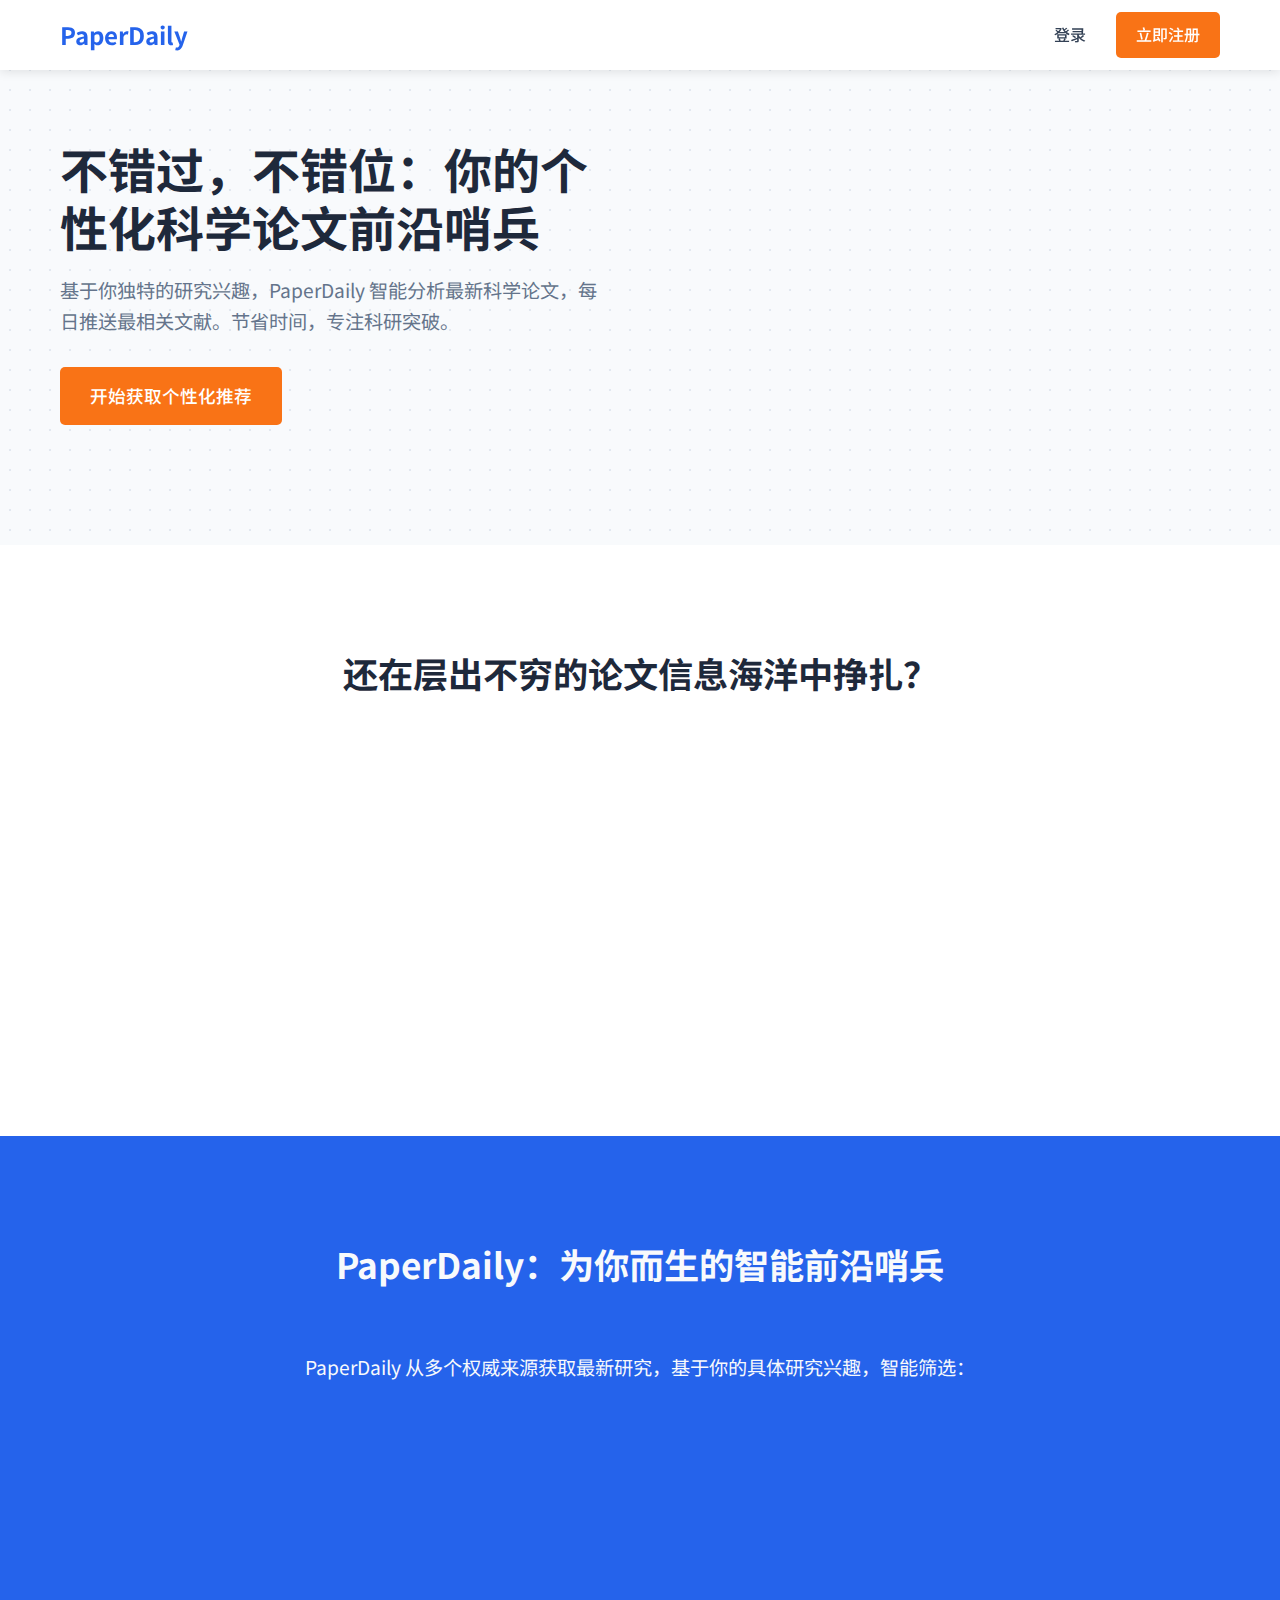
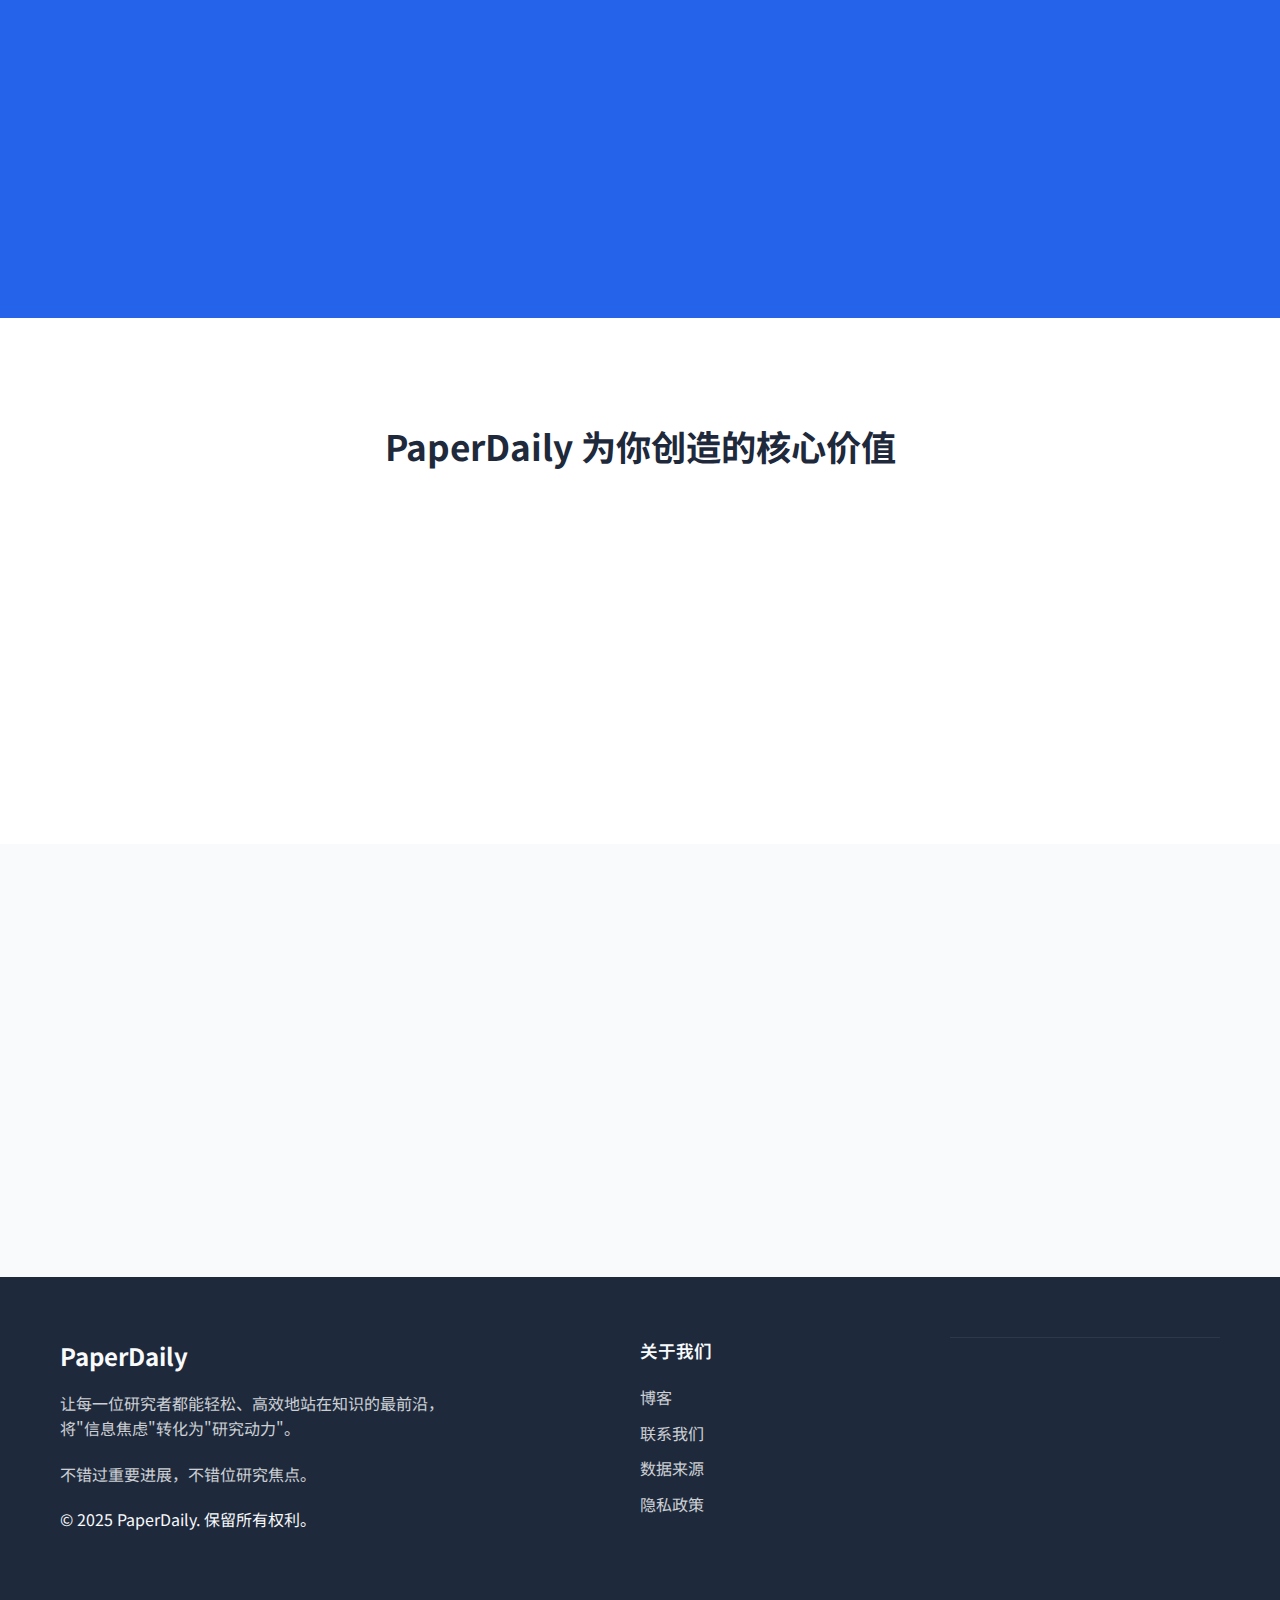
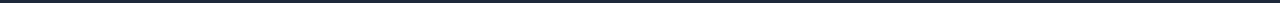
<file: index.html>
<!DOCTYPE html>
<html lang="zh-CN">
<head>
    <meta charset="UTF-8">
    <meta name="viewport" content="width=device-width, initial-scale=1.0">
    <meta name="description" content="PaperDaily - 个性化论文推荐系统，帮助科研人员高效追踪最新研究成果">
    <meta name="keywords" content="arXiv, 论文推荐, 科研工具, 文献追踪">

    <title>PaperDaily - 你的个性化科学论文前沿哨兵</title>
    <!-- 引入字体 -->
    <link href="https://fonts.googleapis.com/css2?family=Lato:wght@300;400;700&family=Noto+Sans+SC:wght@300;400;500;700&display=swap" rel="stylesheet">
    <!-- 引入图标 -->
    <!-- 在head中添加预加载和预连接 -->
    <link rel="preconnect" href="https://fonts.googleapis.com">
    <link rel="preconnect" href="https://fonts.gstatic.com" crossorigin>
    <link rel="preload" href="https://cdnjs.cloudflare.com/ajax/libs/font-awesome/6.4.0/css/all.min.css" as="style">
    <style>
        :root {
            --primary-color: #2563eb; /* 主色调：专业蓝色 */
            --secondary-color: #64748b; /* 辅助色：冷静灰色 */
            --accent-color: #f97316; /* 强调色：醒目橙色，用于CTA */
            --light-bg: #f8fafc; /* 浅色背景 */
            --dark-bg: #1e293b; /* 深色背景 */
            --text-color: #334155; /* 主文本色 */
            --light-text: #f8fafc; /* 浅色文本 */
            --success-color: #10b981; /* 成功提示色 */
        }
        
        * {
            margin: 0;
            padding: 0;
            box-sizing: border-box;
        }
        
        body {
            font-family: 'Noto Sans SC', 'Lato', sans-serif;
            line-height: 1.6;
            color: var(--text-color);
            background-color: #fff;
        }
        
        a {
            text-decoration: none;
            color: inherit;
        }
        
        .container {
            width: 100%;
            max-width: 1200px;
            margin: 0 auto;
            padding: 0 20px;
        }
        
        /* 导航栏 */
        .navbar {
            background-color: #fff;
            box-shadow: 0 2px 10px rgba(0, 0, 0, 0.1);
            position: fixed;
            top: 0;
            left: 0;
            right: 0;
            z-index: 1000;
        }
        
        .navbar .container {
            display: flex;
            justify-content: space-between;
            align-items: center;
            height: 70px;
        }
        
        .logo {
            font-size: 24px;
            font-weight: 700;
            color: var(--primary-color);
        }
        
        .nav-links {
            display: flex;
            gap: 30px;
            align-items: center;
        }
        
        .nav-link {
            font-weight: 500;
            transition: color 0.3s;
        }
        
        .nav-link:hover {
            color: var(--primary-color);
        }
        
        .nav-cta {
            background-color: var(--accent-color);
            color: white;
            padding: 10px 20px;
            border-radius: 5px;
            font-weight: 500;
            transition: all 0.3s;
        }
        
        .nav-cta:hover {
            background-color: #ea580c;
            transform: translateY(-2px);
        }
        
        .mobile-menu-btn {
            display: none;
            background: none;
            border: none;
            font-size: 24px;
            color: var(--primary-color);
            cursor: pointer;
        }
        
        /* Hero Section */
        .hero {
            padding: 140px 0 100px;
            background-color: var(--light-bg);
            background-image: radial-gradient(#e2e8f0 1px, transparent 1px);
            background-size: 20px 20px;
        }
        
        .hero-content {
            display: flex;
            align-items: center;
            gap: 50px;
        }
        
        .hero-text {
            flex: 1;
        }
        
        .hero-title {
            font-size: 3rem;
            font-weight: 700;
            margin-bottom: 20px;
            line-height: 1.2;
            color: var(--dark-bg);
        }
        
        .hero-subtitle {
            font-size: 1.2rem;
            margin-bottom: 30px;
            color: var(--secondary-color);
        }
        
        .hero-cta {
            display: inline-block;
            background-color: var(--accent-color);
            color: white;
            padding: 15px 30px;
            border-radius: 5px;
            font-size: 1.1rem;
            font-weight: 500;
            transition: all 0.3s;
            margin-bottom: 20px;
        }
        
        .hero-cta:hover {
            background-color: #ea580c;
            transform: translateY(-2px);
            box-shadow: 0 4px 12px rgba(249, 115, 22, 0.3);
        }
        
        .trust-badge {
            display: flex;
            align-items: center;
            gap: 15px;
            color: var(--secondary-color);
            font-size: 0.9rem;
        }
        
        .trust-item {
            display: flex;
            align-items: center;
            gap: 5px;
        }
        
        .hero-image {
            flex: 1;
        }
        
        .hero-image img {
            width: 100%;
            height: auto;
            border-radius: 8px;
            box-shadow: 0 20px 25px -5px rgba(0, 0, 0, 0.1);
        }
        
        /* Problems Section */
        .section {
            padding: 100px 0;
        }
        
        .section-title {
            font-size: 2.2rem;
            text-align: center;
            margin-bottom: 60px;
            color: var(--dark-bg);
        }
        
        .problems {
            background-color: #fff;
        }
        
        .problems-grid {
            display: grid;
            grid-template-columns: repeat(auto-fit, minmax(250px, 1fr));
            gap: 30px;
            margin-bottom: 40px;
        }
        
        .problem-card {
            background-color: var(--light-bg);
            border-radius: 8px;
            padding: 30px;
            transition: transform 0.3s, box-shadow 0.3s;
        }
        
        .problem-card:hover {
            transform: translateY(-5px);
            box-shadow: 0 10px 15px -3px rgba(0, 0, 0, 0.1);
        }
        
        .problem-icon {
            font-size: 40px;
            color: var(--primary-color);
            margin-bottom: 20px;
            display: inline-block;
        }
        
        .problem-title {
            font-size: 1.2rem;
            margin-bottom: 10px;
            font-weight: 700;
        }
        
        .problem-desc {
            color: var(--secondary-color);
        }
        
        .transition-text {
            text-align: center;
            font-size: 1.2rem;
            font-weight: 500;
            color: var(--secondary-color);
        }
        
        /* Solution Section */
        .solution {
            background-color: var(--primary-color);
            color: var(--light-text);
        }
        
        .solution .section-title {
            color: var(--light-text);
        }
        
        .solution-desc {
            text-align: center;
            font-size: 1.2rem;
            max-width: 800px;
            margin: 0 auto 50px;
        }
        
        .features-grid {
            display: grid;
            grid-template-columns: repeat(auto-fit, minmax(250px, 1fr));
            gap: 30px;
        }
        
        .feature-card {
            background-color: rgba(255, 255, 255, 0.1);
            border-radius: 8px;
            padding: 30px;
            transition: transform 0.3s;
            backdrop-filter: blur(5px);
        }
        
        .feature-card:hover {
            transform: translateY(-5px);
        }
        
        .feature-icon {
            font-size: 30px;
            margin-bottom: 20px;
            display: inline-block;
        }
        
        .feature-title {
            font-size: 1.2rem;
            margin-bottom: 10px;
            font-weight: 600;
        }
        
        .workflow {
            margin-top: 60px;
            display: flex;
            justify-content: center;
        }
        
        .workflow-step {
            text-align: center;
            flex: 1;
            max-width: 200px;
            position: relative;
        }
        
        .workflow-step:not(:last-child)::after {
            content: "";
            position: absolute;
            height: 2px;
            background-color: rgba(255, 255, 255, 0.3);
            width: 50%;
            top: 40px;
            right: -25%;
        }
        
        .workflow-icon {
            width: 80px;
            height: 80px;
            border-radius: 50%;
            background-color: rgba(255, 255, 255, 0.2);
            display: flex;
            justify-content: center;
            align-items: center;
            margin: 0 auto 15px;
            font-size: 24px;
        }
        
        .workflow-title {
            font-size: 1rem;
            font-weight: 500;
        }
        
        /* Benefits Section */
        .benefits {
            background-color: #fff;
        }
        
        .benefits-grid {
            display: grid;
            grid-template-columns: repeat(5, minmax(180px, 1fr));
            gap: 20px;
            overflow-x: auto;
            padding-bottom: 20px;
        }
        
        .benefit-card {
            padding: 30px 20px;
            min-width: 180px;
        }
        
        .benefit-icon {
            font-size: 24px;
            margin-bottom: 15px;
        }
        
        .benefit-title {
            font-size: 1.1rem;
            margin-bottom: 10px;
        }
        
        .benefit-desc {
            font-size: 0.9rem;
        }
        
        /* CTA Section */
        .cta-section {
            background-color: var(--light-bg);
            text-align: center;
        }
        
        .cta-title {
            font-size: 2.5rem;
            font-weight: 700;
            margin-bottom: 20px;
            max-width: 700px;
            margin-left: auto;
            margin-right: auto;
        }
        
        .cta-subtitle {
            font-size: 1.2rem;
            color: var(--secondary-color);
            margin-bottom: 40px;
            max-width: 600px;
            margin-left: auto;
            margin-right: auto;
        }
        
        /* Footer */
        .footer {
            background-color: var(--dark-bg);
            color: var(--light-text);
            padding: 60px 0 30px;
        }
        
        .footer-content {
            display: grid;
            grid-template-columns: 2fr 1fr 1fr;
            gap: 40px;
            margin-bottom: 40px;
        }
        
        .footer-logo {
            font-size: 24px;
            font-weight: 700;
            margin-bottom: 15px;
        }
        
        .footer-desc {
            margin-bottom: 20px;
            opacity: 0.8;
        }
        
        .footer-links-title {
            font-size: 1.1rem;
            font-weight: 600;
            margin-bottom: 20px;
        }
        
        .footer-links {
            display: flex;
            flex-direction: column;
            gap: 10px;
        }
        
        .footer-link {
            opacity: 0.8;
            transition: opacity 0.3s;
        }
        
        .footer-link:hover {
            opacity: 1;
            color: var(--accent-color);
        }
        
        .footer-bottom {
            padding-top: 30px;
            border-top: 1px solid rgba(255, 255, 255, 0.1);
            display: flex;
            justify-content: space-between;
            align-items: center;
            font-size: 0.9rem;
            opacity: 0.7;
        }
        
        /* Responsive Design */
        @media (max-width: 992px) {
            .hero-content {
                flex-direction: column;
                text-align: center;
            }
            
            .hero-title {
                font-size: 2.5rem;
            }
            
            .footer-content {
                grid-template-columns: 1fr 1fr;
            }
        }
        
        @media (max-width: 768px) {
            .nav-links {
                display: none;
            }
            
            .mobile-menu-btn {
                display: block;
            }
            
            .workflow {
                flex-direction: column;
                align-items: center;
                gap: 30px;
            }
            
            .workflow-step:not(:last-child)::after {
                display: none;
            }
            
            .footer-content {
                grid-template-columns: 1fr;
            }
            
            .footer-bottom {
                flex-direction: column;
                gap: 15px;
                text-align: center;
            }
        }
        
        /* Animation */
        @keyframes fadeInUp {
            from {
                opacity: 0;
                transform: translateY(20px);
            }
            to {
                opacity: 1;
                transform: translateY(0);
            }
        }
        
        .animate {
            animation: fadeInUp 0.6s ease-out forwards;
        }
    </style>
</head>
<body>
    <!-- 导航栏 -->
    <header class="navbar">
        <div class="container">
            <a href="#" class="logo">PaperDaily</a>
            <nav class="nav-links">

                <a href="https://www.paperdaily.org" class="nav-link">登录</a>
                <a href="https://www.paperdaily.org" class="nav-cta">立即注册</a>
            </nav>
            <button class="mobile-menu-btn">
                <i class="fas fa-bars"></i>
            </button>
        </div>
    </header>
    
    <!-- Hero Section -->
    <section class="hero">
        <div class="container">
            <div class="hero-content">
                <div class="hero-text animate">
                    <h1 class="hero-title">不错过，不错位：你的个性化科学论文前沿哨兵</h1>
                    <p class="hero-subtitle">基于你独特的研究兴趣，PaperDaily 智能分析最新科学论文，每日推送最相关文献。节省时间，专注科研突破。</p>
                    <!-- 为CTA按钮添加ARIA标签 -->
                    <a href="https://www.paperdaily.org" class="hero-cta" aria-label="立即注册PaperDaily">开始获取个性化推荐</a>
                    
                    <!-- 为图片添加alt描述 -->
                    
                </div>
                <div class="hero-image animate" style="animation-delay: 0.2s;">
                    <!-- <img src="/api/placeholder/600/400" alt="PaperDaily 筛选效果示意图" /> -->
                </div>
            </div>
        </div>
    </section>
    
    <!-- Problems Section -->
    <section id="problems" class="problems section">
        <div class="container">
            <h2 class="section-title">还在层出不穷的论文信息海洋中挣扎？</h2>
            <div class="problems-grid">
                <div class="problem-card animate" style="animation-delay: 0.1s;">
                    <i class="fas fa-water problem-icon"></i>
                    <h3 class="problem-title">信息过载</h3>
                    <p class="problem-desc">每日海量新增，筛选耗时。面对数百篇新论文，如何找到真正相关的？</p>
                </div>
                <div class="problem-card animate" style="animation-delay: 0.2s;">
                    <i class="fas fa-puzzle-piece problem-icon"></i>
                    <h3 class="problem-title">错失恐惧</h3>
                    <p class="problem-desc">担心错过关键论文。那篇能改变你研究方向的文章，可能就藏在今天的更新中。</p>
                </div>
                <div class="problem-card animate" style="animation-delay: 0.3s;">
                    <i class="fas fa-battery-quarter problem-icon"></i>
                    <h3 class="problem-title">精力分散</h3>
                    <p class="problem-desc">手动检索，效率低下。每天花费大量时间浏览，挤占真正研究的时间。</p>
                </div>
                <div class="problem-card animate" style="animation-delay: 0.4s;">
                    <i class="fas fa-random problem-icon"></i>
                    <h3 class="problem-title">推送泛滥</h3>
                    <p class="problem-desc">通用订阅，不够精准。类别太宽泛，大部分推送内容与你的实际研究关系不大。</p>
                </div>
            </div>
            <p class="transition-text animate" style="animation-delay: 0.5s;">我们懂你。追踪最新进展，应该更智能、更轻松。</p>
        </div>
    </section>
    
    <!-- Solution Section -->
    <section id="how-it-works" class="solution section">
        <div class="container">
            <h2 class="section-title">PaperDaily：为你而生的智能前沿哨兵</h2>

            <p class="solution-desc">PaperDaily 从多个权威来源获取最新研究，基于你的具体研究兴趣，智能筛选：</p>
            <div class="features-grid">
                <div class="feature-card animate" style="animation-delay: 0.1s;">
                    <i class="fas fa-bullseye feature-icon"></i>
                    <h3 class="feature-title">精准匹配</h3>
                    <p>智能理解你的需求，关联多平台最新内容，建立个性化兴趣模型。</p>
                </div>
                <div class="feature-card animate" style="animation-delay: 0.2s;">
                    <i class="fas fa-robot feature-icon"></i>
                    <h3 class="feature-title">自动追踪</h3>
                    <p>每日扫描最新论文，无需人工干预，持续监控前沿动态。</p>
                </div>
                <div class="feature-card animate" style="animation-delay: 0.3s;">
                    <i class="fas fa-brain feature-icon"></i>
                    <h3 class="feature-title">智能分析</h3>
                    <p>基于相关性，筛选核心文献，智能排序最重要的研究成果。</p>
                </div>
                <div class="feature-card animate" style="animation-delay: 0.4s;">
                    <i class="fas fa-envelope feature-icon"></i>
                    <h3 class="feature-title">个性推送</h3>
                    <p>只给你最需要的每日摘要，清晰呈现，一目了然。</p>
                </div>
            </div>
            
            <div class="workflow animate" style="animation-delay: 0.5s;">
                <div class="workflow-step">
                    <div class="workflow-icon">
                        <i class="fas fa-keyboard"></i>
                    </div>
                    <h4 class="workflow-title">输入兴趣</h4>
                </div>
                <div class="workflow-step">
                    <div class="workflow-icon">
                        <i class="fas fa-cogs"></i>
                    </div>
                    <h4 class="workflow-title">智能分析</h4>
                </div>
                <div class="workflow-step">
                    <div class="workflow-icon">
                        <i class="fas fa-inbox"></i>
                    </div>
                    <h4 class="workflow-title">每日获取推荐</h4>
                </div>
            </div>
        </div>
    </section>
    
    <!-- Benefits Section -->
    <section id="benefits" class="benefits section">
        <div class="container">
            <h2 class="section-title">PaperDaily 为你创造的核心价值</h2>
            <div class="benefits-grid">
                <div class="benefit-card animate" style="animation-delay: 0.1s;">
                    <i class="fas fa-clock benefit-icon"></i>
                    <h3 class="benefit-title">节省宝贵时间</h3>
                    <p class="benefit-desc">告别数小时筛选，几分钟掌握前沿。将论文搜索时间减少 80%，专注于真正重要的事情。</p>
                </div>
                <div class="benefit-card animate" style="animation-delay: 0.2s;">
                    <i class="fas fa-search benefit-icon"></i>
                    <h3 class="benefit-title">保持领域领先</h3>
                    <p class="benefit-desc">不错过任何一篇与你研究相关的关键论文。永远站在你领域的最前沿，掌握最新突破。</p>
                </div>
                <div class="benefit-card animate" style="animation-delay: 0.3s;">
                    <i class="fas fa-lightbulb benefit-icon"></i>
                    <h3 class="benefit-title">专注核心研究</h3>
                    <p class="benefit-desc">解放精力，投入思考、实验与创新。让你的时间用在创造价值，而非筛选信息上。</p>
                </div>
                <div class="benefit-card animate" style="animation-delay: 0.4s;">
                    <i class="fas fa-sliders benefit-icon"></i>
                    <h3 class="benefit-title">高度个性化</h3>
                    <p class="benefit-desc">超越宽泛分类，真正匹配你的独特兴趣点。推荐结果随你的反馈不断优化进步。</p>
                </div>
                <div class="benefit-card animate" style="animation-delay: 0.5s;">
                    <i class="fas fa-magic benefit-icon"></i>
                    <h3 class="benefit-title">激发潜在灵感</h3>
                    <p class="benefit-desc">发现你可能忽略但高度相关的交叉领域文献。打开研究视野，激发创新思路。</p>
                </div>
            </div>
        </div>
    </section>
    
    <!-- Final CTA Section -->
    <section class="cta-section section">
        <div class="container">
            <h2 class="cta-title animate">准备好站在知识的最前沿了吗？</h2>
            <p class="cta-subtitle animate" style="animation-delay: 0.1s;">注册 PaperDaily，体验个性化科学论文每日推荐。</p>
            <a href="https://www.paperdaily.org" class="hero-cta animate" style="animation-delay: 0.2s;">立即开始你的高效研究之旅</a>
        </div>
    </section>
    
    <!-- Footer -->
    <footer class="footer">
        <div class="container">
            <div class="footer-content">
                <div>
                    <div class="footer-logo">PaperDaily</div>
                    <p class="footer-desc">让每一位研究者都能轻松、高效地站在知识的最前沿，<br>将"信息焦虑"转化为"研究动力"。</p>
                    <p class="footer-desc">不错过重要进展，不错位研究焦点。</p>
                    © 2025 PaperDaily. 保留所有权利。
                </div>
                <div>
                    <h3 class="footer-links-title">关于我们</h3>
                    <div class="footer-links">

                        <a href="https://www.paperdaily.org/blog" class="footer-link">博客</a>
                        <a href="mailto:admin@paperdaily.org" class="footer-link">联系我们</a>
                        <a href="https://www.paperdaily.org/data" class="footer-link">数据来源</a>
                        <a href="https://www.paperdaily.org/privercy" class="footer-link">隐私政策</a>
                    </div>
                </div>
                <!-- 修改前 -->
            <div class="footer-bottom">

            </div>
        </div>
    </footer>
    
    <script>
        // 简单的动画效果
        document.addEventListener('DOMContentLoaded', function() {
            const animatedElements = document.querySelectorAll('.animate');
            
            function checkScroll() {
                animatedElements.forEach(element => {
                    const elementTop = element.getBoundingClientRect().top;
                    const elementVisible = 150;
                    
                    if (elementTop < window.innerHeight - elementVisible) {
                        element.style.opacity = '1';
                    }
                });
            }
            
            // 初始检查
            animatedElements.forEach(element => {
                element.style.opacity = '0';
            });
            
            window.addEventListener('scroll', checkScroll);
            checkScroll();
            
            // 移动菜单
            const mobileMenuBtn = document.querySelector('.mobile-menu-btn');
            const navLinks = document.querySelector('.nav-links');
            
            mobileMenuBtn.addEventListener('click', function() {
                navLinks.style.display = navLinks.style.display === 'flex' ? 'none' : 'flex';
            });
        });
    </script>
</body>
</html>
</file>
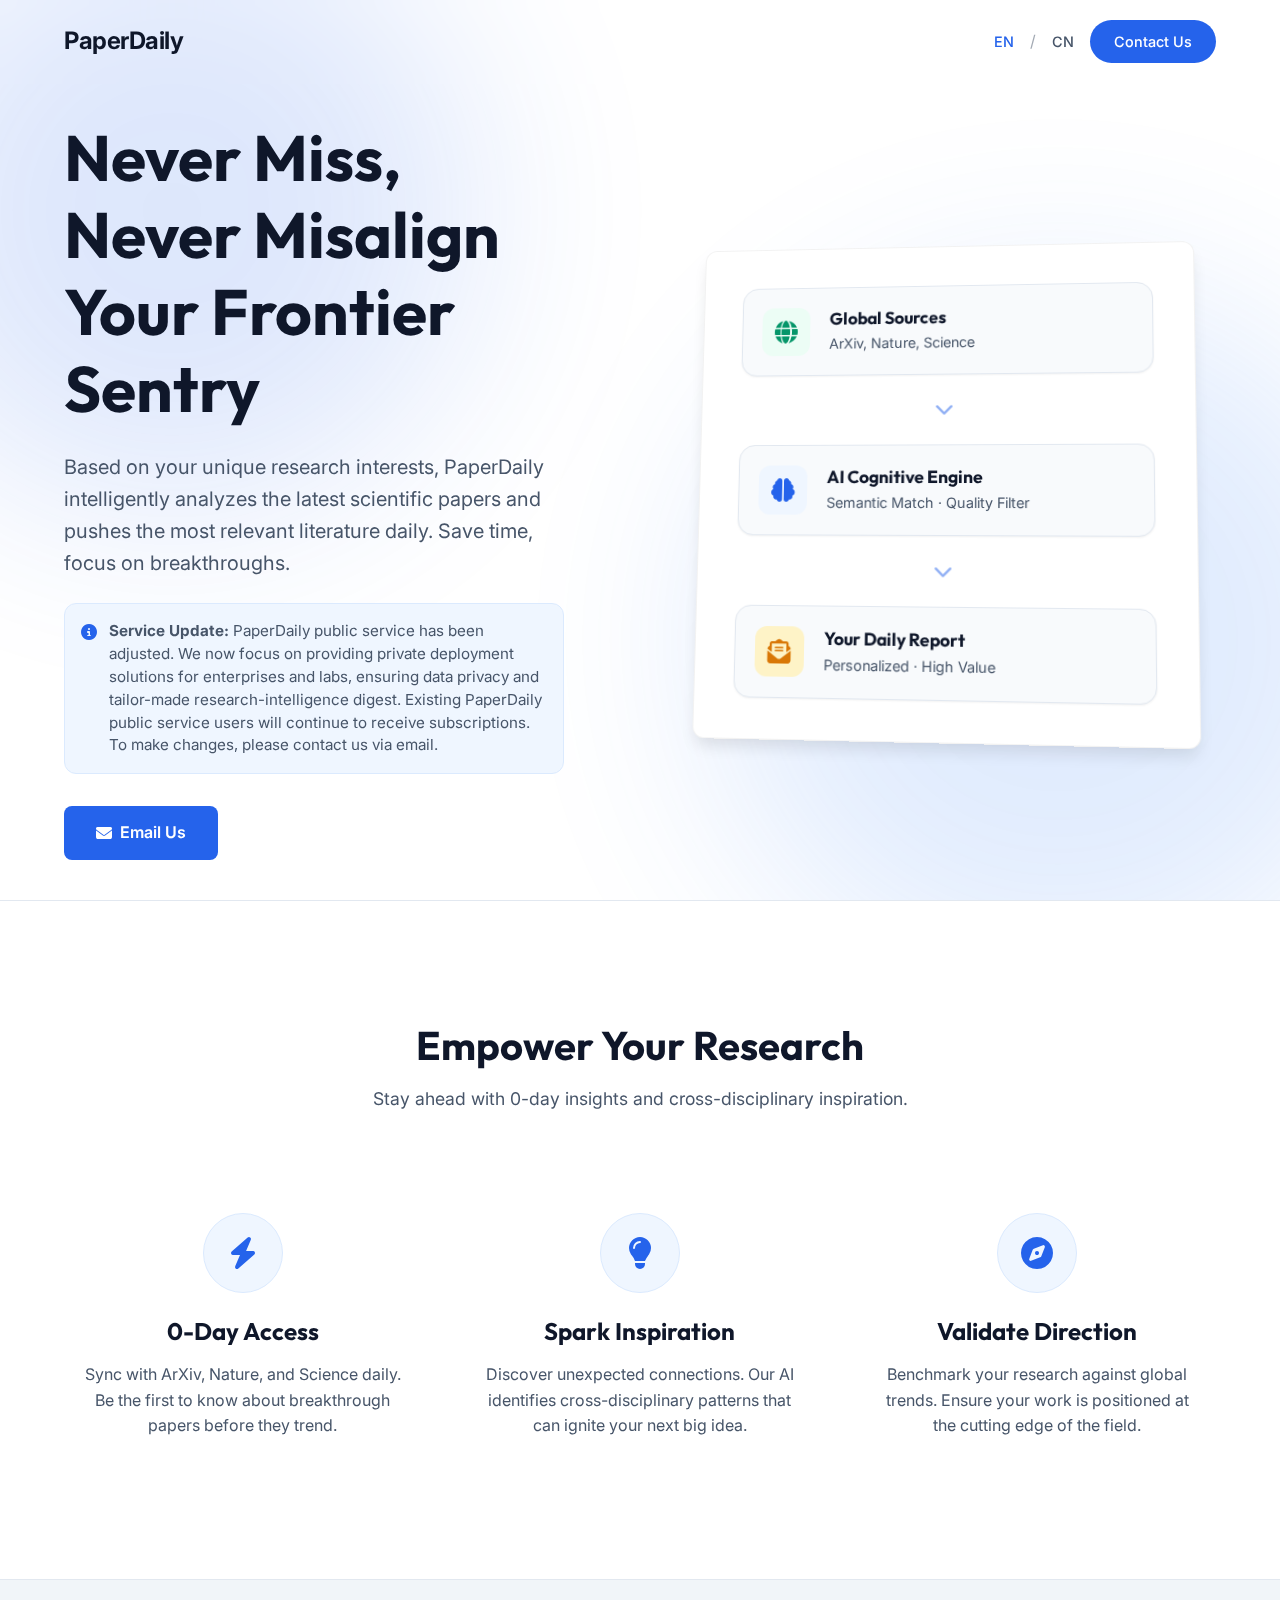
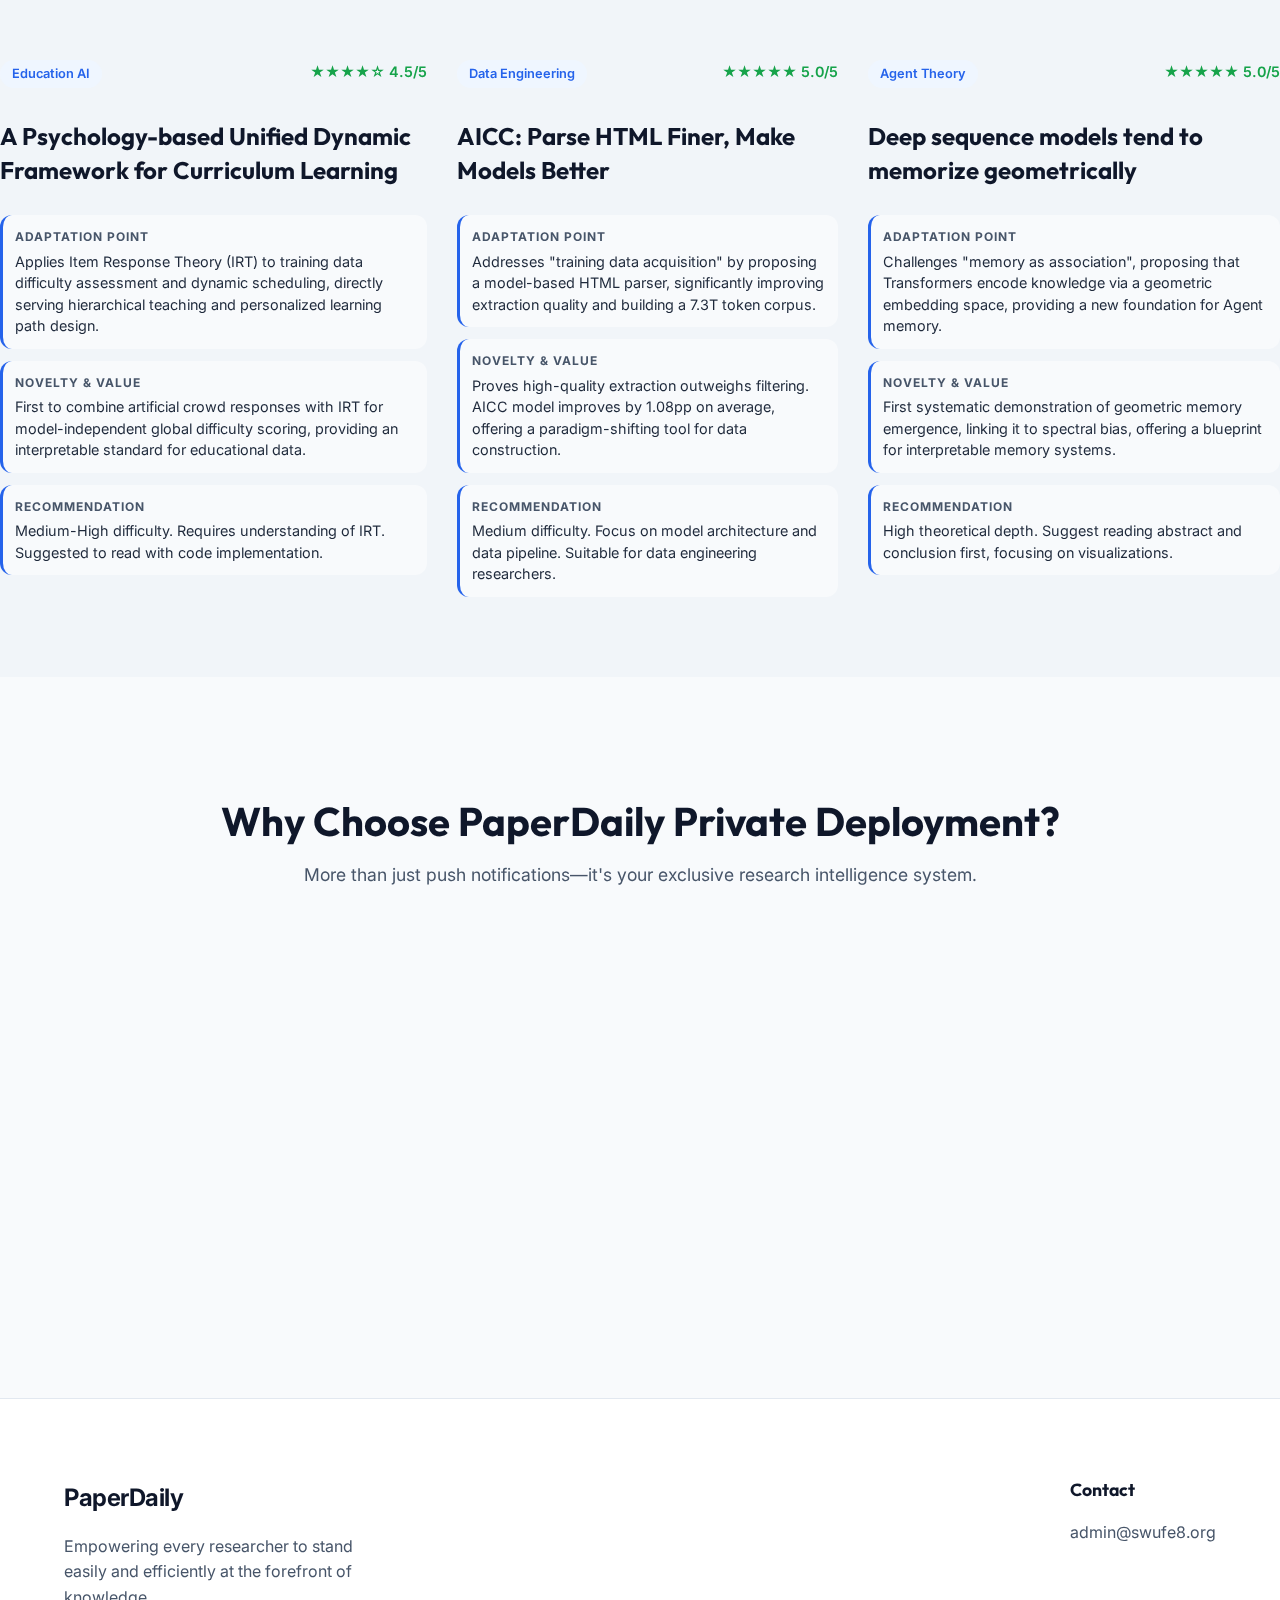
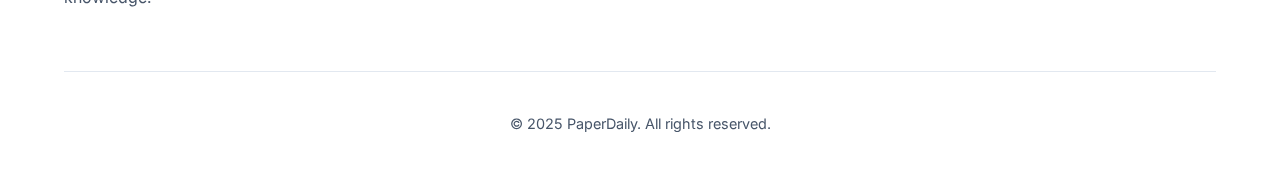
<file: index_en.html>
<!DOCTYPE html>
<html lang="en">

<head>
    <meta charset="UTF-8">
    <meta name="viewport" content="width=device-width, initial-scale=1.0">
    <meta name="description"
        content="PaperDaily - Personalized paper recommendation system helping researchers track the latest breakthroughs.">
    <title>PaperDaily - Your Personalized Scientific Frontier Sentry</title>

    <!-- Fonts -->
    <link rel="preconnect" href="https://fonts.googleapis.com">
    <link rel="preconnect" href="https://fonts.gstatic.com" crossorigin>
    <link
        href="https://fonts.googleapis.com/css2?family=Inter:wght@300;400;500;600&family=Outfit:wght@500;700&display=swap"
        rel="stylesheet">
    <link rel="stylesheet" href="https://cdnjs.cloudflare.com/ajax/libs/font-awesome/6.4.0/css/all.min.css">

    <!-- Custom CSS -->
    <link rel="stylesheet" href="styles.css">
</head>

<body>
    <!-- Background Effects -->
    <div class="bg-glow">
        <div class="glow-blob blob-1"></div>
        <div class="glow-blob blob-2"></div>
    </div>

    <!-- Navbar -->
    <nav class="navbar">
        <div class="container nav-content">
            <a href="#" class="logo">PaperDaily</a>
            <div class="nav-links">
                <a href="#" class="lang-switch active">EN</a>
                <span class="lang-separator">/</span>
                <a href="index.html" class="lang-switch">CN</a>
                <a href="mailto:admin@swufe8.org" class="nav-btn">Contact Us</a>
            </div>
        </div>
    </nav>

    <!-- Hero Section -->
    <section class="hero">
        <div class="container hero-content">
            <div class="hero-text">
                <h1>Never Miss,<br>Never Misalign<br>Your Frontier Sentry</h1>
                <p class="hero-desc">Based on your unique research interests, PaperDaily intelligently analyzes the
                    latest scientific papers and pushes the most relevant literature daily. Save time, focus on
                    breakthroughs.</p>

                <div class="service-notice">
                    <i class="fas fa-info-circle"></i>
                    <p><strong>Service Update:</strong> PaperDaily public service has been adjusted. We now focus on
                        providing private deployment solutions for enterprises and labs, ensuring data privacy and
                        tailor-made research-intelligence digest. Existing PaperDaily public service users will continue
                        to receive
                        subscriptions. To make changes, please contact us via email.</p>
                </div>

                <div class="cta-group">
                    <a href="mailto:admin@swufe8.org" class="cta-btn"><i class="fas fa-envelope"></i> Email Us</a>

                </div>
            </div>

            <div class="hero-visual">
                <div class="process-flowchart">
                    <div class="flow-node input-node">
                        <div class="node-icon"><i class="fas fa-globe"></i></div>
                        <div class="node-content">
                            <h4>Global Sources</h4>
                            <p>ArXiv, Nature, Science</p>
                        </div>
                    </div>

                    <div class="flow-arrow"><i class="fas fa-chevron-down"></i></div>

                    <div class="flow-node process-node">
                        <div class="node-icon"><i class="fas fa-brain"></i></div>
                        <div class="node-content">
                            <h4>AI Cognitive Engine</h4>
                            <p>Semantic Match · Quality Filter</p>
                        </div>
                    </div>

                    <div class="flow-arrow"><i class="fas fa-chevron-down"></i></div>

                    <div class="flow-node output-node">
                        <div class="node-icon"><i class="fas fa-envelope-open-text"></i></div>
                        <div class="node-content">
                            <h4>Your Daily Report</h4>
                            <p>Personalized · High Value</p>
                        </div>
                    </div>
                </div>
            </div>
        </div>
    </section>

    <!-- Researcher Benefits Section -->
    <section class="section benefits-section">
        <div class="container">
            <div class="section-header">
                <h2 class="section-title">Empower Your Research</h2>
                <p class="section-subtitle">Stay ahead with 0-day insights and cross-disciplinary inspiration.</p>
            </div>
            <div class="benefits-grid">
                <div class="benefit-card">
                    <div class="benefit-icon-wrapper">
                        <i class="fas fa-bolt"></i>
                    </div>
                    <h3>0-Day Access</h3>
                    <p>Sync with ArXiv, Nature, and Science daily. Be the first to know about breakthrough papers before
                        they trend.</p>
                </div>
                <div class="benefit-card">
                    <div class="benefit-icon-wrapper">
                        <i class="fas fa-lightbulb"></i>
                    </div>
                    <h3>Spark Inspiration</h3>
                    <p>Discover unexpected connections. Our AI identifies cross-disciplinary patterns that can ignite
                        your next big idea.</p>
                </div>
                <div class="benefit-card">
                    <div class="benefit-icon-wrapper">
                        <i class="fas fa-compass"></i>
                    </div>
                    <h3>Validate Direction</h3>
                    <p>Benchmark your research against global trends. Ensure your work is positioned at the cutting edge
                        of the field.</p>
                </div>
            </div>
        </div>
    </section>

    <!-- Showcase Section -->
    <div class="showcase">
        <div class="showcase-container">
            <!-- Paper Card 1: Education & Psychology -->
            <div class="paper-card analysis-card">
                <div class="card-header">
                    <span class="tag">Education AI</span>
                    <span class="match-score">★★★★☆ 4.5/5</span>
                </div>
                <h3 class="paper-title">A Psychology-based Unified Dynamic Framework for Curriculum Learning</h3>
                <div class="analysis-section">
                    <span class="analysis-label">Adaptation Point</span>
                    <p class="analysis-text">Applies Item Response Theory (IRT) to training data difficulty assessment
                        and dynamic scheduling, directly serving hierarchical teaching and personalized learning path
                        design.</p>
                </div>
                <div class="analysis-section">
                    <span class="analysis-label">Novelty & Value</span>
                    <p class="analysis-text">First to combine artificial crowd responses with IRT for model-independent
                        global difficulty scoring, providing an interpretable standard for educational data.</p>
                </div>
                <div class="analysis-section">
                    <span class="analysis-label">Recommendation</span>
                    <p class="analysis-text">Medium-High difficulty. Requires understanding of IRT. Suggested to read
                        with code implementation.</p>
                </div>
            </div>

            <!-- Paper Card 2: Data Engineering -->
            <div class="paper-card analysis-card">
                <div class="card-header">
                    <span class="tag">Data Engineering</span>
                    <span class="match-score">★★★★★ 5.0/5</span>
                </div>
                <h3 class="paper-title">AICC: Parse HTML Finer, Make Models Better</h3>
                <div class="analysis-section">
                    <span class="analysis-label">Adaptation Point</span>
                    <p class="analysis-text">Addresses "training data acquisition" by proposing a model-based HTML
                        parser, significantly improving extraction quality and building a 7.3T token corpus.</p>
                </div>
                <div class="analysis-section">
                    <span class="analysis-label">Novelty & Value</span>
                    <p class="analysis-text">Proves high-quality extraction outweighs filtering. AICC model improves by
                        1.08pp on average, offering a paradigm-shifting tool for data construction.</p>
                </div>
                <div class="analysis-section">
                    <span class="analysis-label">Recommendation</span>
                    <p class="analysis-text">Medium difficulty. Focus on model architecture and data pipeline. Suitable
                        for data engineering researchers.</p>
                </div>
            </div>

            <!-- Paper Card 3: Theoretical Foundation -->
            <div class="paper-card analysis-card">
                <div class="card-header">
                    <span class="tag">Agent Theory</span>
                    <span class="match-score">★★★★★ 5.0/5</span>
                </div>
                <h3 class="paper-title">Deep sequence models tend to memorize geometrically</h3>
                <div class="analysis-section">
                    <span class="analysis-label">Adaptation Point</span>
                    <p class="analysis-text">Challenges "memory as association", proposing that Transformers encode
                        knowledge via a geometric embedding space, providing a new foundation for Agent memory.</p>
                </div>
                <div class="analysis-section">
                    <span class="analysis-label">Novelty & Value</span>
                    <p class="analysis-text">First systematic demonstration of geometric memory emergence, linking it to
                        spectral bias, offering a blueprint for interpretable memory systems.</p>
                </div>
                <div class="analysis-section">
                    <span class="analysis-label">Recommendation</span>
                    <p class="analysis-text">High theoretical depth. Suggest reading abstract and conclusion first,
                        focusing on visualizations.</p>
                </div>
            </div>
        </div>
    </div>

    <!-- Features Section -->
    <section class="section">
        <div class="container">
            <div class="section-header">
                <h2 class="section-title">Why Choose PaperDaily Private Deployment?</h2>
                <p class="section-subtitle">More than just push notifications—it's your exclusive research intelligence
                    system.</p>
            </div>

            <div class="features-grid">
                <div class="feature-item">
                    <div class="feature-icon">
                        <i class="fas fa-server"></i>
                    </div>
                    <h3>Local Deployment</h3>
                    <p>One-click Docker deployment. Keep data completely in your hands without privacy concerns.</p>
                </div>
                <div class="feature-item">
                    <div class="feature-icon">
                        <i class="fas fa-database"></i>
                    </div>
                    <h3>Custom Data Sources</h3>
                    <p>Support for internal documents, specific journals, or conference papers to build an exclusive
                        knowledge base.</p>
                </div>
                <div class="feature-item">
                    <div class="feature-icon">
                        <i class="fas fa-robot"></i>
                    </div>
                    <h3>Custom Models</h3>
                    <p>Configure private LLMs for paper analysis to meet specific domain depth requirements.</p>
                </div>
            </div>
        </div>
    </section>

    <!-- Footer -->
    <footer id="contact">
        <div class="container">
            <div class="footer-content">
                <div class="footer-brand">
                    <div class="logo">PaperDaily</div>
                    <p>Empowering every researcher to stand easily and efficiently at the forefront of knowledge.</p>
                </div>
                <div class="footer-links">
                    <div class="link-group">
                        <h4>Contact</h4>
                        <a href="mailto:admin@swufe8.org">admin@swufe8.org</a>
                    </div>
                </div>
            </div>
            <div class="copyright">
                © 2025 PaperDaily. All rights reserved.
            </div>
        </div>
    </footer>

    <script src="script.js"></script>
</body>

</html>
</file>
<file: styles.css>
:root {
    --bg-color: #f8fafc;
    --text-color: #1e293b;
    --primary-color: #2563eb;
    --secondary-color: #475569;
    --accent-color: #0f172a;
    --glass-bg: rgba(255, 255, 255, 0.8);
    --glass-border: rgba(0, 0, 0, 0.05);
    --card-hover: rgba(255, 255, 255, 0.95);
    --font-main: 'Inter', sans-serif;
    --font-display: 'Outfit', sans-serif;
    --shadow-sm: 0 1px 2px 0 rgb(0 0 0 / 0.05);
    --shadow-md: 0 4px 6px -1px rgb(0 0 0 / 0.1);
    --shadow-lg: 0 10px 15px -3px rgb(0 0 0 / 0.1);
}

* {
    margin: 0;
    padding: 0;
    box-sizing: border-box;
}

body {
    font-family: var(--font-main);
    background-color: var(--bg-color);
    color: var(--text-color);
    line-height: 1.6;
    overflow-x: hidden;
}

h1,
h2,
h3,
h4,
h5,
h6 {
    font-family: var(--font-display);
    font-weight: 700;
    line-height: 1.2;
    color: var(--accent-color);
}

a {
    text-decoration: none;
    color: inherit;
    transition: all 0.3s ease;
}

.container {
    width: 100%;
    max-width: 1200px;
    margin: 0 auto;
    padding: 0 24px;
}

/* Background Effects */
.bg-glow {
    position: fixed;
    top: 0;
    left: 0;
    width: 100vw;
    height: 100vh;
    z-index: -1;
    overflow: hidden;
    pointer-events: none;
    background: #fff;
}

.glow-blob {
    position: absolute;
    border-radius: 50%;
    filter: blur(100px);
    opacity: 0.15;
    animation: float 10s infinite ease-in-out;
}

.blob-1 {
    top: -10%;
    left: -10%;
    width: 600px;
    height: 600px;
    background: var(--primary-color);
    animation-delay: 0s;
}

.blob-2 {
    bottom: -10%;
    right: -10%;
    width: 700px;
    height: 700px;
    background: #3b82f6;
    animation-delay: -5s;
}

@keyframes float {

    0%,
    100% {
        transform: translate(0, 0);
    }

    50% {
        transform: translate(30px, 50px);
    }
}

/* Navbar */
.navbar {
    position: fixed;
    top: 0;
    left: 0;
    width: 100%;
    z-index: 1000;
    padding: 20px 0;
    transition: all 0.3s ease;
    backdrop-filter: blur(10px);
    border-bottom: 1px solid transparent;
}

.navbar.scrolled {
    background: rgba(255, 255, 255, 0.9);
    border-bottom: 1px solid var(--glass-border);
    padding: 15px 0;
    box-shadow: var(--shadow-sm);
}

.nav-content {
    display: flex;
    justify-content: space-between;
    align-items: center;
}

.logo {
    font-size: 1.5rem;
    font-weight: 700;
    color: var(--accent-color);
    letter-spacing: -0.5px;
}

/* Navbar Links */
.nav-links {
    display: flex;
    align-items: center;
    gap: 16px;
}

.lang-switch {
    color: var(--secondary-color);
    text-decoration: none;
    font-size: 0.9rem;
    font-weight: 500;
    transition: color 0.3s;
}

.lang-switch:hover,
.lang-switch.active {
    color: var(--primary-color);
}

.lang-separator {
    color: var(--secondary-color);
    opacity: 0.5;
}

.nav-btn {
    padding: 10px 24px;
    border-radius: 50px;
    background: var(--primary-color);
    color: #fff;
    font-size: 0.9rem;
    font-weight: 500;
    transition: all 0.3s;
    border: none;
}

.nav-btn:hover {
    background: #1d4ed8;
    transform: translateY(-1px);
    box-shadow: 0 4px 6px -1px rgba(37, 99, 235, 0.2);
}

/* Hero Section */
.hero {
    min-height: 100vh;
    display: flex;
    align-items: center;
    padding-top: 80px;
    position: relative;
}

.hero-content {
    display: grid;
    grid-template-columns: 1fr 1fr;
    gap: 60px;
    align-items: center;
}

.hero-text h1 {
    font-size: 4rem;
    margin-bottom: 24px;
    color: var(--accent-color);
    background: none;
    -webkit-text-fill-color: initial;
}

.hero-text p.hero-desc {
    font-size: 1.25rem;
    color: var(--secondary-color);
    margin-bottom: 24px;
    max-width: 500px;
}

.service-notice {
    background: #eff6ff;
    border: 1px solid #dbeafe;
    border-radius: 12px;
    padding: 16px;
    margin-bottom: 32px;
    display: flex;
    gap: 12px;
    align-items: flex-start;
    max-width: 500px;
}

.service-notice i {
    color: var(--primary-color);
    margin-top: 4px;
}

.service-notice p {
    font-size: 0.95rem;
    color: var(--secondary-color);
    margin-bottom: 0;
    line-height: 1.5;
}

/* Hero CTA Group */
.cta-group {
    display: flex;
    flex-direction: column;
    gap: 12px;
}

.cta-btn {
    display: inline-flex;
    align-items: center;
    justify-content: center;
    gap: 8px;
    background: var(--primary-color);
    color: #fff;
    padding: 14px 32px;
    border-radius: 8px;
    font-weight: 600;
    text-decoration: none;
    transition: transform 0.3s, box-shadow 0.3s;
    border: none;
    cursor: pointer;
    font-size: 1rem;
    width: fit-content;
}

.cta-btn:hover {
    transform: translateY(-2px);
    box-shadow: 0 10px 20px -5px rgba(37, 99, 235, 0.3);
    background: #1d4ed8;
}

.contact-note {
    font-size: 0.9rem;
    color: var(--secondary-color);
}

.contact-note a {
    color: var(--primary-color);
    text-decoration: none;
    font-weight: 500;
}

.hero-visual {
    position: relative;
    display: flex;
    justify-content: center;
    width: 100%;
    max-width: 500px;
    margin: 0 auto;
}

/* Carousel Styles */
.visual-carousel {
    position: relative;
    width: 100%;
    height: 600px;
    /* Adjust based on your image aspect ratio */
}

.carousel-item {
    position: absolute;
    top: 0;
    left: 0;
    width: 100%;
    height: 100%;
    opacity: 0;
    transition: opacity 0.8s ease-in-out;
    display: flex;
    align-items: center;
    justify-content: center;
}

.carousel-item.active {
    opacity: 1;
    z-index: 2;
}

.preview-image {
    width: 100%;
    height: auto;
    max-height: 100%;
    object-fit: contain;
    border-radius: 12px;
    box-shadow: var(--shadow-lg);
    border: 1px solid var(--glass-border);
    transform: perspective(1000px) rotateY(-5deg) rotateX(5deg);
    transition: transform 0.5s ease;
    background: #fff;
}

.carousel-item:hover .preview-image {
    transform: perspective(1000px) rotateY(0) rotateX(0);
}

/* Flowchart Styles */
.process-flowchart {
    width: 100%;
    height: 100%;
    background: #fff;
    border-radius: 12px;
    box-shadow: var(--shadow-lg);
    border: 1px solid var(--glass-border);
    padding: 40px;
    display: flex;
    flex-direction: column;
    align-items: center;
    justify-content: center;
    gap: 20px;
    transform: perspective(1000px) rotateY(-5deg) rotateX(5deg);
    transition: transform 0.5s ease;
}

.carousel-item:hover .process-flowchart {
    transform: perspective(1000px) rotateY(0) rotateX(0);
}

.flow-node {
    background: #f8fafc;
    border: 1px solid #e2e8f0;
    border-radius: 16px;
    padding: 20px;
    width: 100%;
    display: flex;
    align-items: center;
    gap: 20px;
    box-shadow: var(--shadow-sm);
    transition: all 0.3s ease;
}

.flow-node:hover {
    transform: translateY(-2px);
    box-shadow: var(--shadow-md);
    border-color: var(--primary-color);
}

.node-icon {
    width: 50px;
    height: 50px;
    background: #eff6ff;
    border-radius: 12px;
    display: flex;
    align-items: center;
    justify-content: center;
    font-size: 1.5rem;
    color: var(--primary-color);
    flex-shrink: 0;
}

.node-content h4 {
    font-size: 1.1rem;
    margin-bottom: 4px;
    color: var(--accent-color);
}

.node-content p {
    font-size: 0.9rem;
    color: var(--secondary-color);
    margin: 0;
}

.flow-arrow {
    color: var(--primary-color);
    font-size: 1.2rem;
    opacity: 0.5;
    animation: bounce 2s infinite;
}

@keyframes bounce {

    0%,
    20%,
    50%,
    80%,
    100% {
        transform: translateY(0);
    }

    40% {
        transform: translateY(-5px);
    }

    60% {
        transform: translateY(-3px);
    }
}

/* Specific Node Styles */
.input-node .node-icon {
    background: #ecfdf5;
    color: #059669;
}

.process-node .node-icon {
    background: #eff6ff;
    color: #2563eb;
}

.output-node .node-icon {
    background: #fef3c7;
    color: #d97706;
}

.card-header {
    display: flex;
    justify-content: space-between;
    margin-bottom: 20px;
}

.tag {
    background: #eff6ff;
    color: var(--primary-color);
    padding: 4px 12px;
    border-radius: 20px;
    font-size: 0.8rem;
    font-weight: 600;
}

.match-score {
    color: #16a34a;
    font-weight: 600;
    font-size: 0.9rem;
}

.paper-title {
    font-size: 1.5rem;
    margin-bottom: 16px;
    line-height: 1.4;
    color: var(--accent-color);
}

.analysis-card {
    display: flex;
    flex-direction: column;
    gap: 12px;
}

.analysis-section {
    background: #f8fafc;
    padding: 12px;
    border-radius: 12px;
    border-left: 3px solid var(--primary-color);
}

.analysis-label {
    display: block;
    font-size: 0.75rem;
    text-transform: uppercase;
    letter-spacing: 1px;
    color: var(--secondary-color);
    margin-bottom: 4px;
    font-weight: 700;
}

.analysis-text {
    font-size: 0.9rem;
    color: var(--text-color);
    line-height: 1.5;
}

/* Benefits Section */
.benefits-section {
    background: #fff;
    border-top: 1px solid #e2e8f0;
    border-bottom: 1px solid #e2e8f0;
}

.benefits-grid {
    display: grid;
    grid-template-columns: repeat(auto-fit, minmax(300px, 1fr));
    gap: 40px;
    margin-top: 40px;
}

.benefit-card {
    text-align: center;
    padding: 20px;
}

.benefit-icon-wrapper {
    width: 80px;
    height: 80px;
    margin: 0 auto 24px;
    background: #eff6ff;
    border-radius: 50%;
    display: flex;
    align-items: center;
    justify-content: center;
    font-size: 2rem;
    color: var(--primary-color);
    border: 1px solid #dbeafe;
}

.benefit-card h3 {
    font-size: 1.5rem;
    margin-bottom: 16px;
    color: var(--accent-color);
}

.benefit-card p {
    color: var(--secondary-color);
    font-size: 1rem;
    line-height: 1.6;
}

/* Features Section */
.section {
    padding: 120px 0;
}

.section-header {
    text-align: center;
    margin-bottom: 80px;
}

.section-title {
    font-size: 2.5rem;
    margin-bottom: 16px;
    color: var(--accent-color);
}

.section-subtitle {
    color: var(--secondary-color);
    font-size: 1.1rem;
}

.features-grid {
    display: grid;
    grid-template-columns: repeat(auto-fit, minmax(300px, 1fr));
    gap: 30px;
}

.feature-item {
    background: #fff;
    border: 1px solid #e2e8f0;
    padding: 40px;
    border-radius: 24px;
    transition: all 0.3s ease;
    box-shadow: var(--shadow-sm);
}

.feature-item:hover {
    transform: translateY(-5px);
    box-shadow: var(--shadow-lg);
    border-color: var(--primary-color);
}

.feature-icon {
    width: 60px;
    height: 60px;
    background: #eff6ff;
    border-radius: 16px;
    display: flex;
    align-items: center;
    justify-content: center;
    font-size: 1.5rem;
    color: var(--primary-color);
    margin-bottom: 24px;
}

.feature-item h3 {
    font-size: 1.5rem;
    margin-bottom: 12px;
    color: var(--accent-color);
}

.feature-item p {
    color: var(--secondary-color);
}

/* Showcase Section */
.showcase {
    overflow: hidden;
    background: #f1f5f9;
    padding: 60px 0;
}

.showcase-container {
    display: flex;
    gap: 30px;
    padding: 20px 0;
    animation: scroll 40s linear infinite;
}

.showcase-container:hover {
    animation-play-state: paused;
}

@keyframes scroll {
    0% {
        transform: translateX(0);
    }

    100% {
        transform: translateX(-50%);
    }
}

/* Footer */
footer {
    border-top: 1px solid #e2e8f0;
    padding: 80px 0 40px;
    margin-top: 0;
    background: #fff;
}

.footer-content {
    display: flex;
    justify-content: space-between;
    align-items: flex-start;
    margin-bottom: 60px;
}

.footer-brand .logo {
    color: var(--accent-color);
}

.footer-brand p {
    color: var(--secondary-color);
    margin-top: 16px;
    max-width: 300px;
}

.footer-links {
    display: flex;
    gap: 60px;
}

.link-group h4 {
    margin-bottom: 20px;
    font-size: 1.1rem;
    color: var(--accent-color);
}

.link-group a {
    display: block;
    color: var(--secondary-color);
    margin-bottom: 12px;
}

.link-group a:hover {
    color: var(--primary-color);
}

.copyright {
    text-align: center;
    color: var(--secondary-color);
    font-size: 0.9rem;
    padding-top: 40px;
    border-top: 1px solid #e2e8f0;
}

/* Mobile Responsive */
@media (max-width: 768px) {
    .hero-content {
        grid-template-columns: 1fr;
        text-align: center;
    }

    .hero-text h1 {
        font-size: 3rem;
    }

    .hero-text p {
        margin: 0 auto 40px;
    }

    .cta-btn {
        width: 100%;
    }

    .preview-image {
        margin-top: 40px;
        transform: none;
    }

    .footer-content {
        flex-direction: column;
        gap: 40px;
    }

    .footer-links {
        flex-direction: column;
        gap: 40px;
    }
}
</file>
